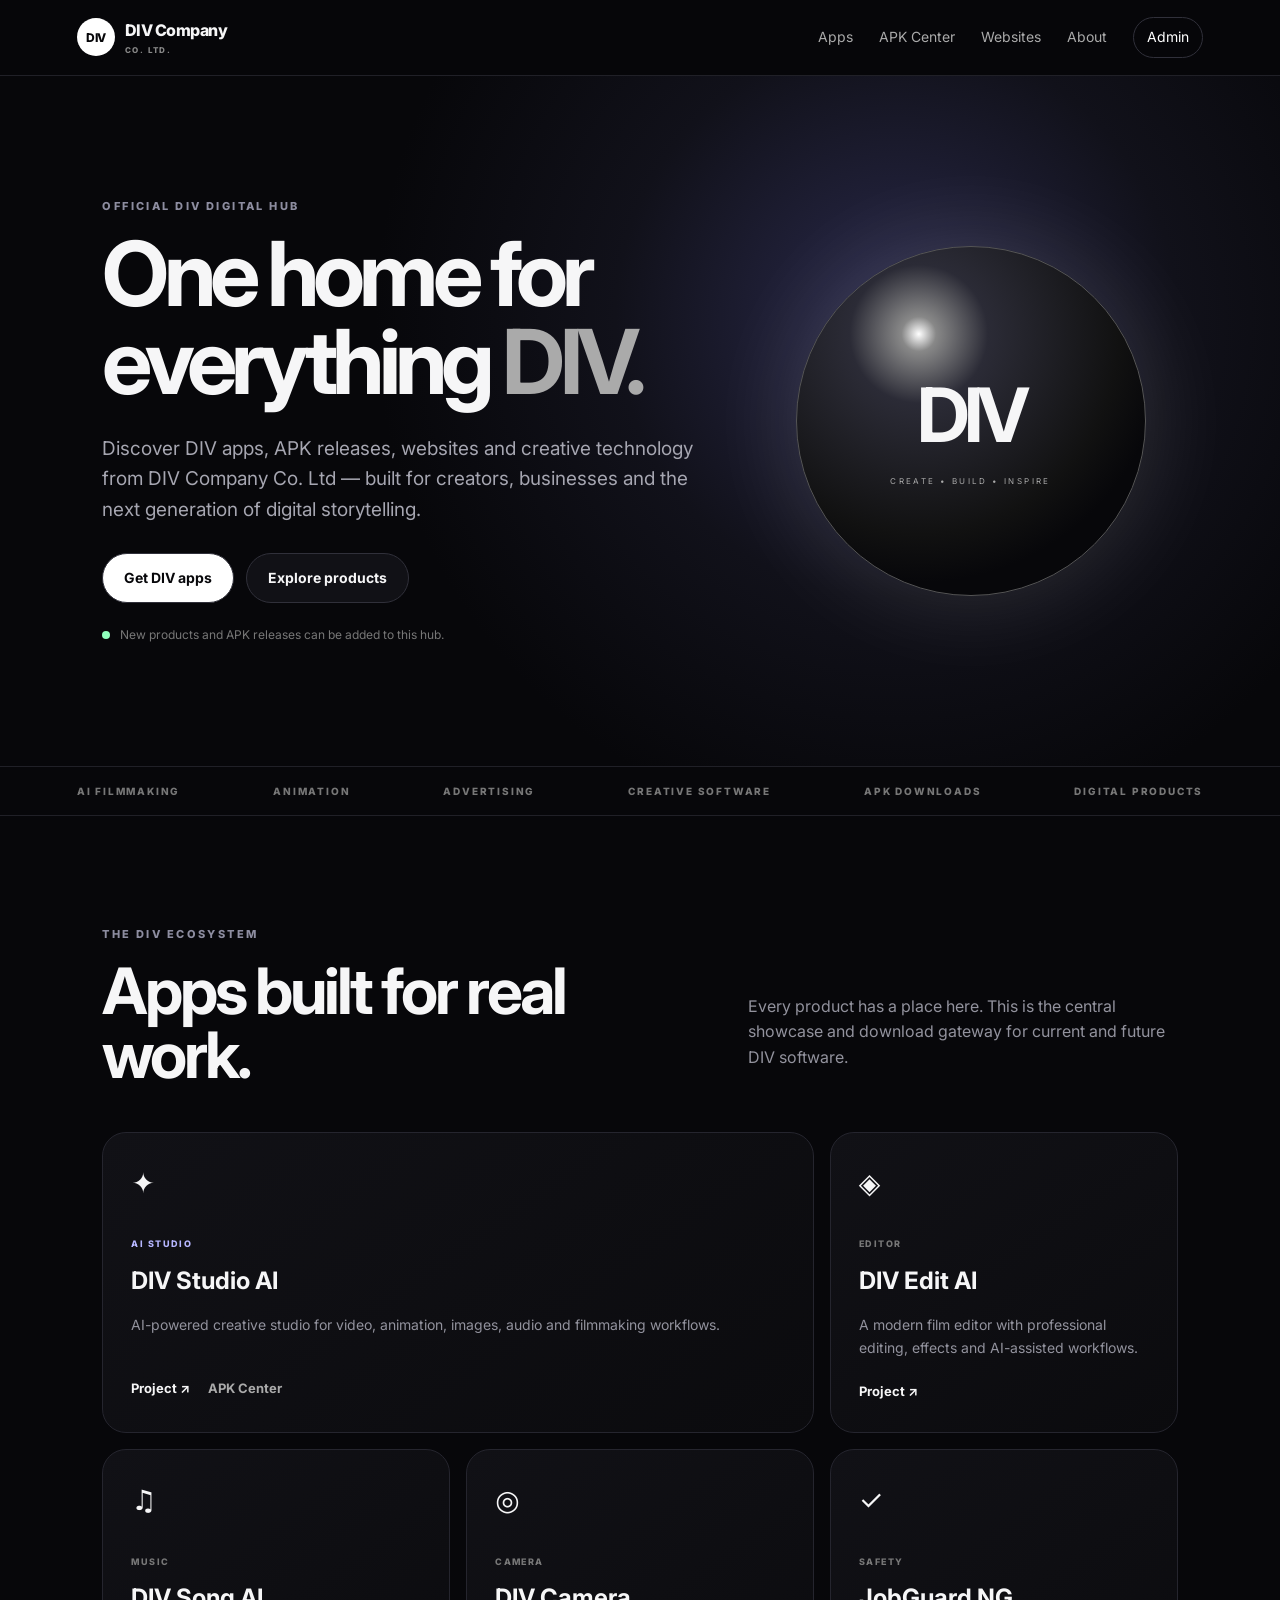
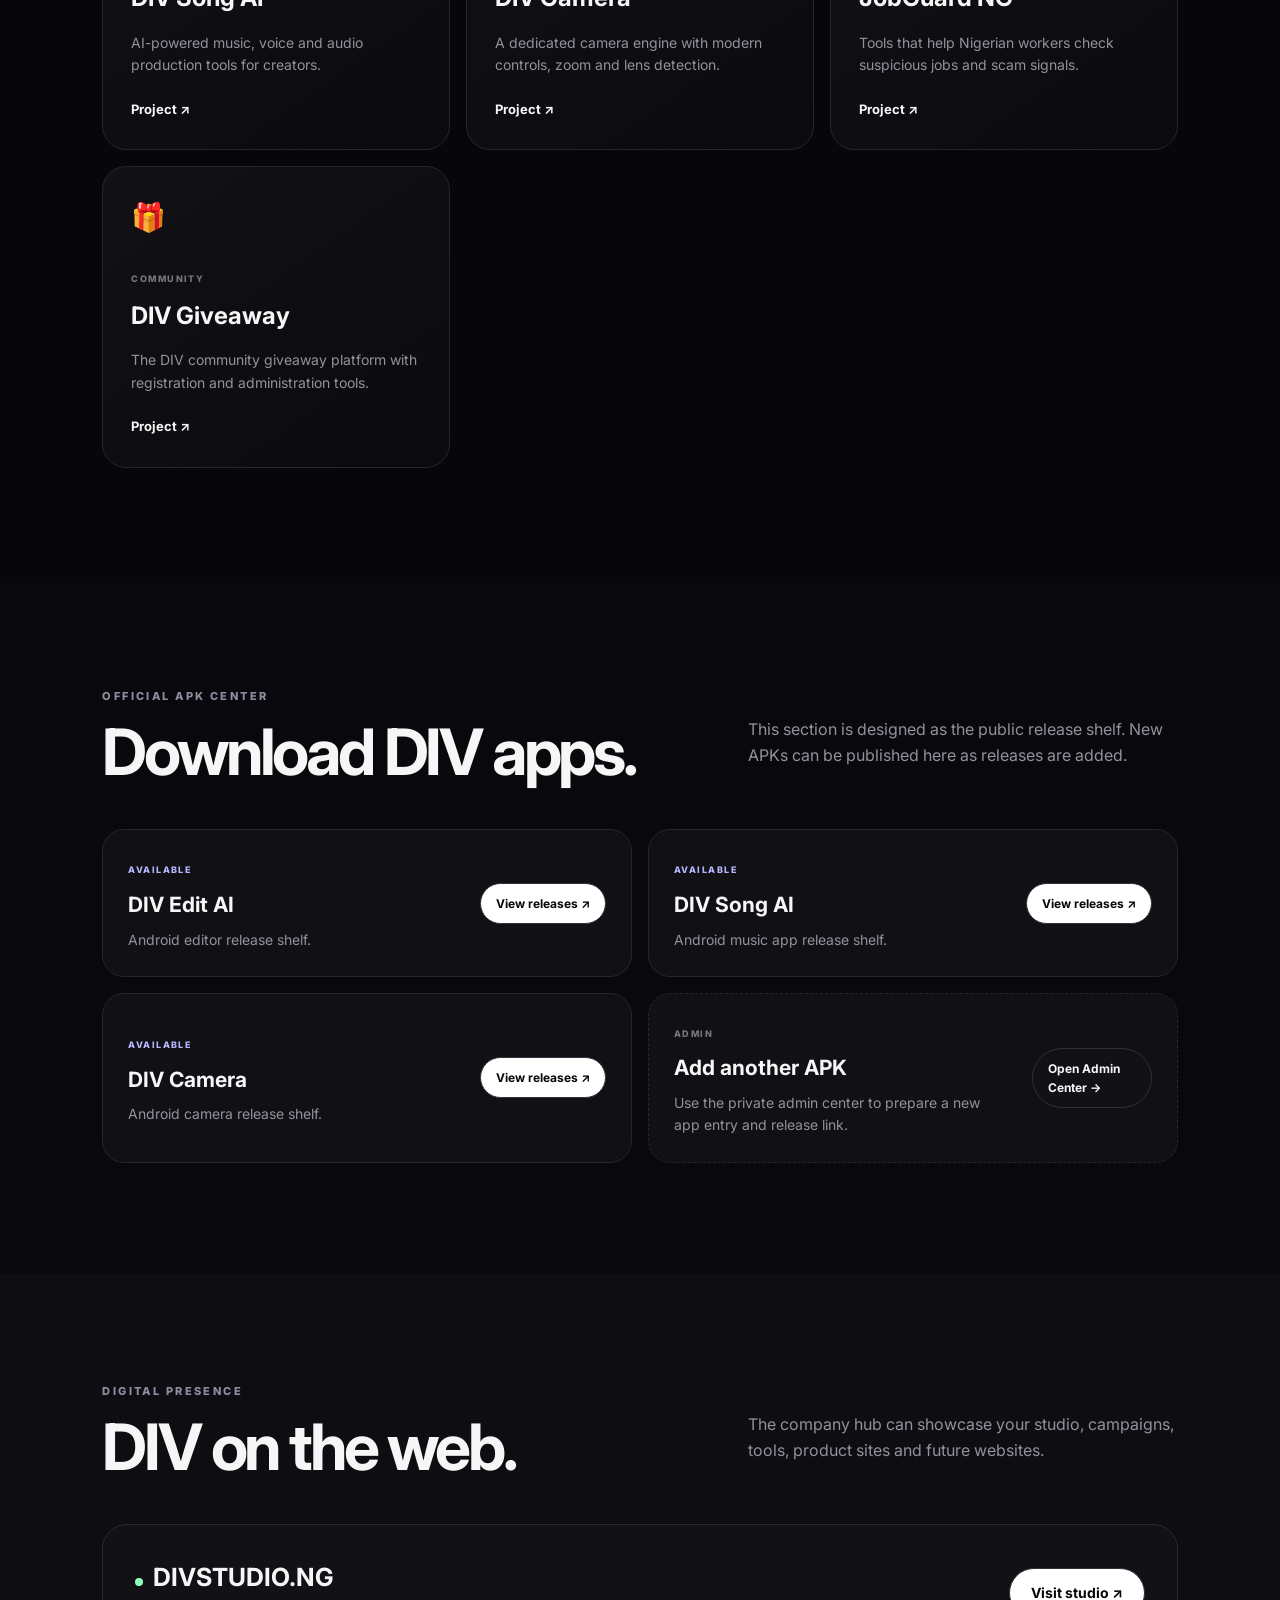
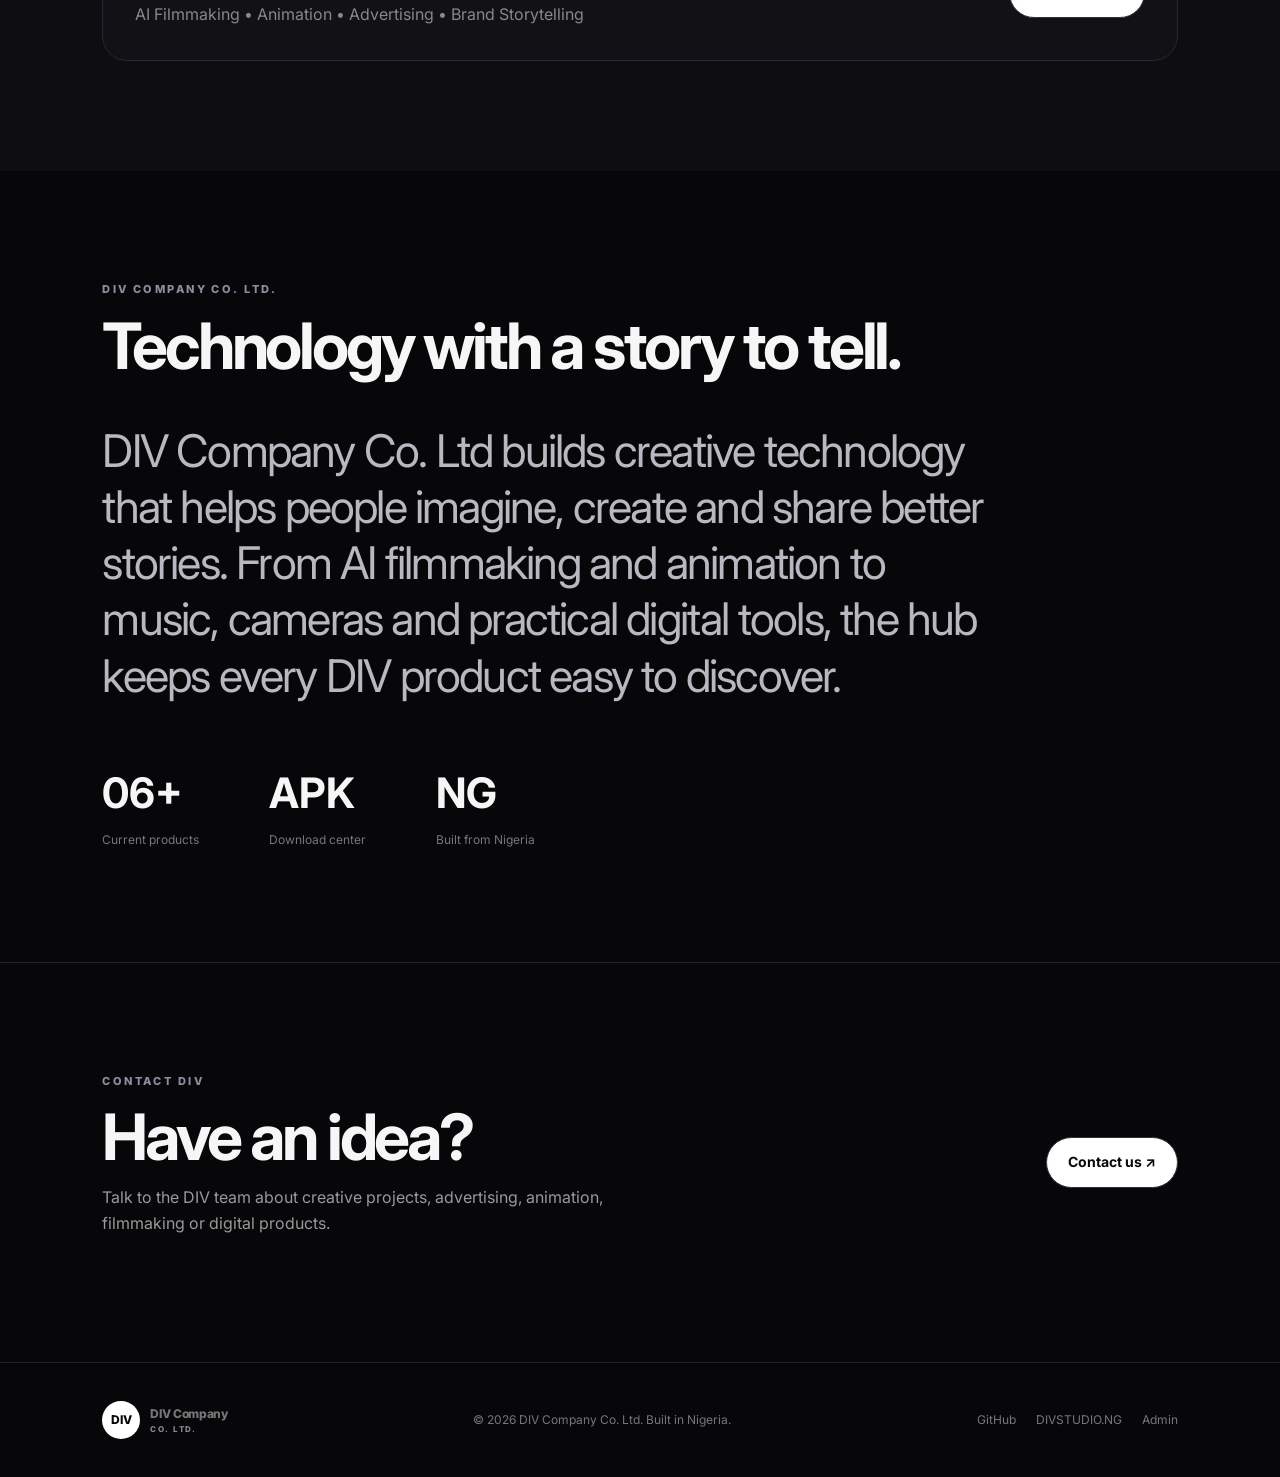
<file: index.html>
<!doctype html>
<html lang="en">
<head>
<meta charset="UTF-8"><meta name="viewport" content="width=device-width,initial-scale=1.0">
<meta name="description" content="DIV Company Co. Ltd — official home for DIV apps, APK releases, AI filmmaking, animation, advertising and digital products.">
<meta name="theme-color" content="#07070a">
<title>DIV Company Co. Ltd | Official Digital Hub</title>
<link rel="preconnect" href="https://fonts.googleapis.com"><link rel="preconnect" href="https://fonts.gstatic.com" crossorigin><link href="https://fonts.googleapis.com/css2?family=Inter:wght@400;500;600;700;800;900&display=swap" rel="stylesheet">
<link rel="stylesheet" href="styles.css">
</head>
<body>
<header class="nav"><a class="brand" href="#top"><span class="brand-mark">DIV</span><span>DIV Company <small>CO. LTD.</small></span></a><button class="menu" aria-label="Open menu">☰</button><nav><a href="#apps">Apps</a><a href="#downloads">APK Center</a><a href="#websites">Websites</a><a href="#about">About</a><a class="admin-link" href="admin.html">Admin</a></nav></header>
<main id="top">
<section class="hero"><div class="hero-copy"><p class="eyebrow">OFFICIAL DIV DIGITAL HUB</p><h1>One home for everything <span>DIV.</span></h1><p class="lead">Discover DIV apps, APK releases, websites and creative technology from DIV Company Co. Ltd — built for creators, businesses and the next generation of digital storytelling.</p><div class="actions"><a class="btn primary" href="#downloads">Get DIV apps</a><a class="btn ghost" href="#apps">Explore products</a></div><div class="hero-note"><span class="status-dot"></span>New products and APK releases can be added to this hub.</div></div><div class="hero-orb"><div class="orb"><strong>DIV</strong><span>CREATE • BUILD • INSPIRE</span></div></div></section>
<section class="ticker"><span>AI FILMMAKING</span><span>ANIMATION</span><span>ADVERTISING</span><span>CREATIVE SOFTWARE</span><span>APK DOWNLOADS</span><span>DIGITAL PRODUCTS</span></section>
<section id="apps" class="section"><div class="section-head"><div><p class="eyebrow">THE DIV ECOSYSTEM</p><h2>Apps built for real work.</h2></div><p>Every product has a place here. This is the central showcase and download gateway for current and future DIV software.</p></div><div class="grid">
<article class="card featured"><div class="icon">✦</div><span class="tag live">AI STUDIO</span><h3>DIV Studio AI</h3><p>AI-powered creative studio for video, animation, images, audio and filmmaking workflows.</p><div class="card-actions"><a href="https://github.com/chinecheremdivine797-spec/divstudio-ai" target="_blank" rel="noopener">Project ↗</a><a class="soft" href="#downloads">APK Center</a></div></article>
<article class="card"><div class="icon">◈</div><span class="tag">EDITOR</span><h3>DIV Edit AI</h3><p>A modern film editor with professional editing, effects and AI-assisted workflows.</p><a href="https://github.com/chinecheremdivine797-spec/Div-edit" target="_blank" rel="noopener">Project ↗</a></article>
<article class="card"><div class="icon">♫</div><span class="tag">MUSIC</span><h3>DIV Song AI</h3><p>AI-powered music, voice and audio production tools for creators.</p><a href="https://github.com/chinecheremdivine797-spec/Divsong-AI-ng" target="_blank" rel="noopener">Project ↗</a></article>
<article class="card"><div class="icon">◎</div><span class="tag">CAMERA</span><h3>DIV Camera</h3><p>A dedicated camera engine with modern controls, zoom and lens detection.</p><a href="https://github.com/chinecheremdivine797-spec/DIV-Camera" target="_blank" rel="noopener">Project ↗</a></article>
<article class="card"><div class="icon">✓</div><span class="tag">SAFETY</span><h3>JobGuard NG</h3><p>Tools that help Nigerian workers check suspicious jobs and scam signals.</p><a href="https://github.com/chinecheremdivine797-spec/jobguard-ng-secure" target="_blank" rel="noopener">Project ↗</a></article>
<article class="card"><div class="icon">🎁</div><span class="tag">COMMUNITY</span><h3>DIV Giveaway</h3><p>The DIV community giveaway platform with registration and administration tools.</p><a href="https://github.com/chinecheremdivine797-spec/DIV-Giveaway" target="_blank" rel="noopener">Project ↗</a></article>
</div></section>
<section id="downloads" class="section downloads"><div class="section-head"><div><p class="eyebrow">OFFICIAL APK CENTER</p><h2>Download DIV apps.</h2></div><p>This section is designed as the public release shelf. New APKs can be published here as releases are added.</p></div><div class="download-grid" id="downloadGrid">
<article class="download-card"><div><span class="tag live">AVAILABLE</span><h3>DIV Edit AI</h3><p>Android editor release shelf.</p></div><a class="btn primary small" href="https://github.com/chinecheremdivine797-spec/Div-edit/releases" target="_blank" rel="noopener">View releases ↗</a></article>
<article class="download-card"><div><span class="tag live">AVAILABLE</span><h3>DIV Song AI</h3><p>Android music app release shelf.</p></div><a class="btn primary small" href="https://github.com/chinecheremdivine797-spec/Divsong-AI-ng/releases" target="_blank" rel="noopener">View releases ↗</a></article>
<article class="download-card"><div><span class="tag live">AVAILABLE</span><h3>DIV Camera</h3><p>Android camera release shelf.</p></div><a class="btn primary small" href="https://github.com/chinecheremdivine797-spec/DIV-Camera/releases" target="_blank" rel="noopener">View releases ↗</a></article>
<article class="download-card admin-shelf"><div><span class="tag">ADMIN</span><h3>Add another APK</h3><p>Use the private admin center to prepare a new app entry and release link.</p></div><a class="btn ghost small" href="admin.html">Open Admin Center →</a></article>
</div></section>
<section id="websites" class="section alt"><div class="section-head"><div><p class="eyebrow">DIGITAL PRESENCE</p><h2>DIV on the web.</h2></div><p>The company hub can showcase your studio, campaigns, tools, product sites and future websites.</p></div><div class="website-panel"><div><span class="status-dot"></span><strong>DIVSTUDIO.NG</strong><p>AI Filmmaking • Animation • Advertising • Brand Storytelling</p></div><a class="btn primary" href="https://divstudio.ng" target="_blank" rel="noopener">Visit studio ↗</a></div></section>
<section id="about" class="section about"><p class="eyebrow">DIV COMPANY CO. LTD.</p><h2>Technology with a story to tell.</h2><p class="big-copy">DIV Company Co. Ltd builds creative technology that helps people imagine, create and share better stories. From AI filmmaking and animation to music, cameras and practical digital tools, the hub keeps every DIV product easy to discover.</p><div class="stats"><div><b>06+</b><span>Current products</span></div><div><b>APK</b><span>Download center</span></div><div><b>NG</b><span>Built from Nigeria</span></div></div></section>
<section id="contact" class="section contact"><div><p class="eyebrow">CONTACT DIV</p><h2>Have an idea?</h2><p>Talk to the DIV team about creative projects, advertising, animation, filmmaking or digital products.</p></div><a class="btn primary" href="mailto:divstudio03@gmail.com">Contact us ↗</a></section>
</main>
<footer><div class="brand"><span class="brand-mark">DIV</span><span>DIV Company <small>CO. LTD.</small></span></div><p>© 2026 DIV Company Co. Ltd. Built in Nigeria.</p><div><a href="https://github.com/chinecheremdivine797-spec" target="_blank" rel="noopener">GitHub</a><a href="https://divstudio.ng" target="_blank" rel="noopener">DIVSTUDIO.NG</a><a href="admin.html">Admin</a></div></footer>
<script src="app.js"></script>
</body></html>
</file>
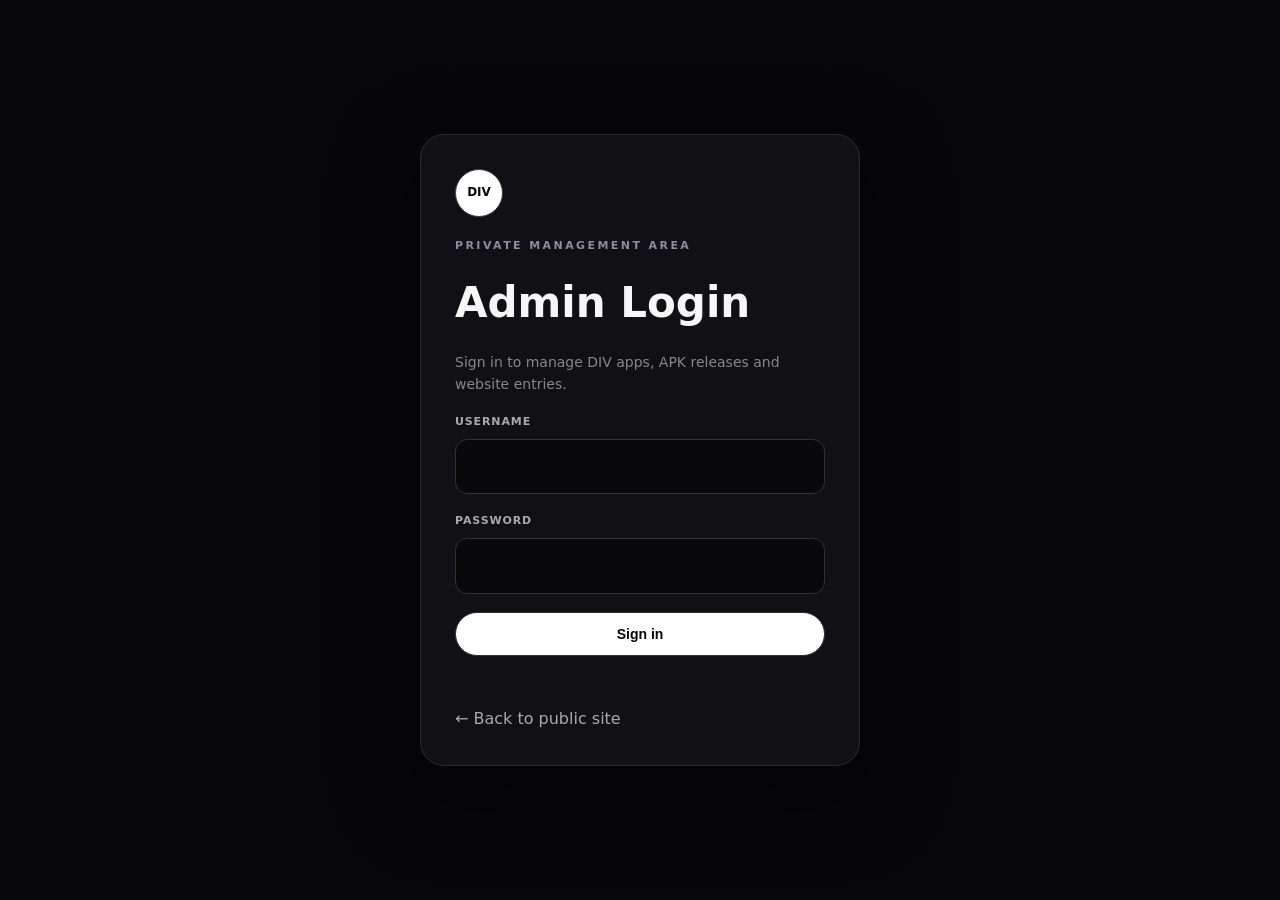
<file: admin.html>
<!doctype html><html lang="en"><head><meta charset="UTF-8"><meta name="viewport" content="width=device-width,initial-scale=1"><meta name="theme-color" content="#07070a"><title>DIV Admin Center | APK & Apps</title><link rel="preconnect" href="https://fonts.googleapis.com"><link rel="preconnect" href="https://fonts.gstatic.com" crossorigin><link href="https://fonts.googleapis.com/css2?family=Inter:wght@400;500;600;700;800&display=swap" rel="stylesheet"><link rel="stylesheet" href="styles.css"><script>if(sessionStorage.getItem('div_admin_auth')!=='1'){location.replace('login.html')}</script><style>.admin-page{max-width:1100px;margin:auto;padding:70px 5vw}.admin-top{display:flex;justify-content:space-between;gap:25px;align-items:end;margin-bottom:45px}.admin-top h1{font-size:clamp(42px,7vw,76px);line-height:1;letter-spacing:-.06em;margin:0}.panel{border:1px solid #292933;background:#101015;border-radius:24px;padding:28px;margin-bottom:18px}.panel h2{margin:0 0 8px}.muted{color:#888;font-size:13px}.form-grid{display:grid;grid-template-columns:1fr 1fr;gap:15px}.field{display:flex;flex-direction:column;gap:7px}.field.full{grid-column:1/-1}.field label{font-size:11px;color:#aaa;font-weight:700;letter-spacing:.08em}.field input,.field textarea,.field select{background:#08080b;color:#fff;border:1px solid #30303a;border-radius:12px;padding:13px;font:inherit;outline:none}.field textarea{min-height:100px;resize:vertical}.admin-actions{display:flex;gap:10px;flex-wrap:wrap;margin-top:18px}.release-list{display:grid;gap:12px}.release{display:flex;justify-content:space-between;gap:20px;align-items:center;padding:18px;border:1px solid #292933;border-radius:16px}.release strong{display:block}.release small{color:#777}.danger{border-color:#55333a!important;color:#ffb6c1}.notice{padding:15px;border:1px dashed #3a3a45;border-radius:15px;color:#aaa;font-size:13px}.back{margin-bottom:30px;display:inline-block;color:#aaa}.hidden{display:none}@media(max-width:700px){.admin-top,.release{display:block}.form-grid{grid-template-columns:1fr}.field.full{grid-column:auto}.release .btn{margin-top:12px}}</style></head><body><header class="nav"><a class="brand" href="index.html"><span class="brand-mark">DIV</span><span>DIV Company <small>CO. LTD.</small></span></a><nav><a href="index.html">Public site</a><a href="#" onclick="sessionStorage.removeItem('div_admin_auth');location.href='login.html';return false">Log out</a></nav></header><main class="admin-page"><a class="back" href="index.html">← Back to DIV hub</a><div class="admin-top"><div><p class="eyebrow">PRIVATE MANAGEMENT AREA</p><h1>Admin Center.</h1><p class="muted">Prepare app entries, APK release links and website products for the DIV hub.</p></div><span class="tag live">NO PAYMENTS</span></div><section class="panel"><h2>Add an app / APK</h2><p class="muted">For safety, this static website never stores GitHub tokens or exposes private credentials. APK binaries should be hosted in GitHub Releases or another HTTPS file host, then added here by release URL.</p><div class="form-grid"><div class="field"><label>APP NAME</label><input id="name" placeholder="e.g. DIV Studio AI"></div><div class="field"><label>VERSION</label><input id="version" placeholder="e.g. v1.0.0"></div><div class="field"><label>PLATFORM</label><select id="platform"><option>Android APK</option><option>Website</option><option>Other</option></select></div><div class="field"><label>STATUS</label><select id="status"><option>Latest</option><option>Beta</option><option>Coming soon</option></select></div><div class="field full"><label>DOWNLOAD / RELEASE URL</label><input id="url" type="url" placeholder="https://github.com/.../releases/tag/v1.0.0"></div><div class="field full"><label>SHORT DESCRIPTION</label><textarea id="description" placeholder="What this release does..."></textarea></div></div><div class="admin-actions"><button class="btn primary" id="save">Add to admin catalog</button><button class="btn ghost" id="export">Export catalog JSON</button><button class="btn ghost" id="clear">Clear catalog</button></div></section><section class="panel"><h2>Release catalog</h2><div id="empty" class="notice">No custom releases yet. Add your first APK/release above.</div><div id="list" class="release-list"></div></section><section class="panel"><h2>How publishing works</h2><div class="notice">1. Build your APK in its app repository. 2. Create a GitHub Release and upload the APK there. 3. Copy the release/download URL. 4. Add the app here. 5. For permanent public catalog changes, the exported catalog can be committed into the hub by the site administrator. This avoids putting a GitHub access token inside the website.</div></section></main><script src="admin.js"></script></body></html>
</file>
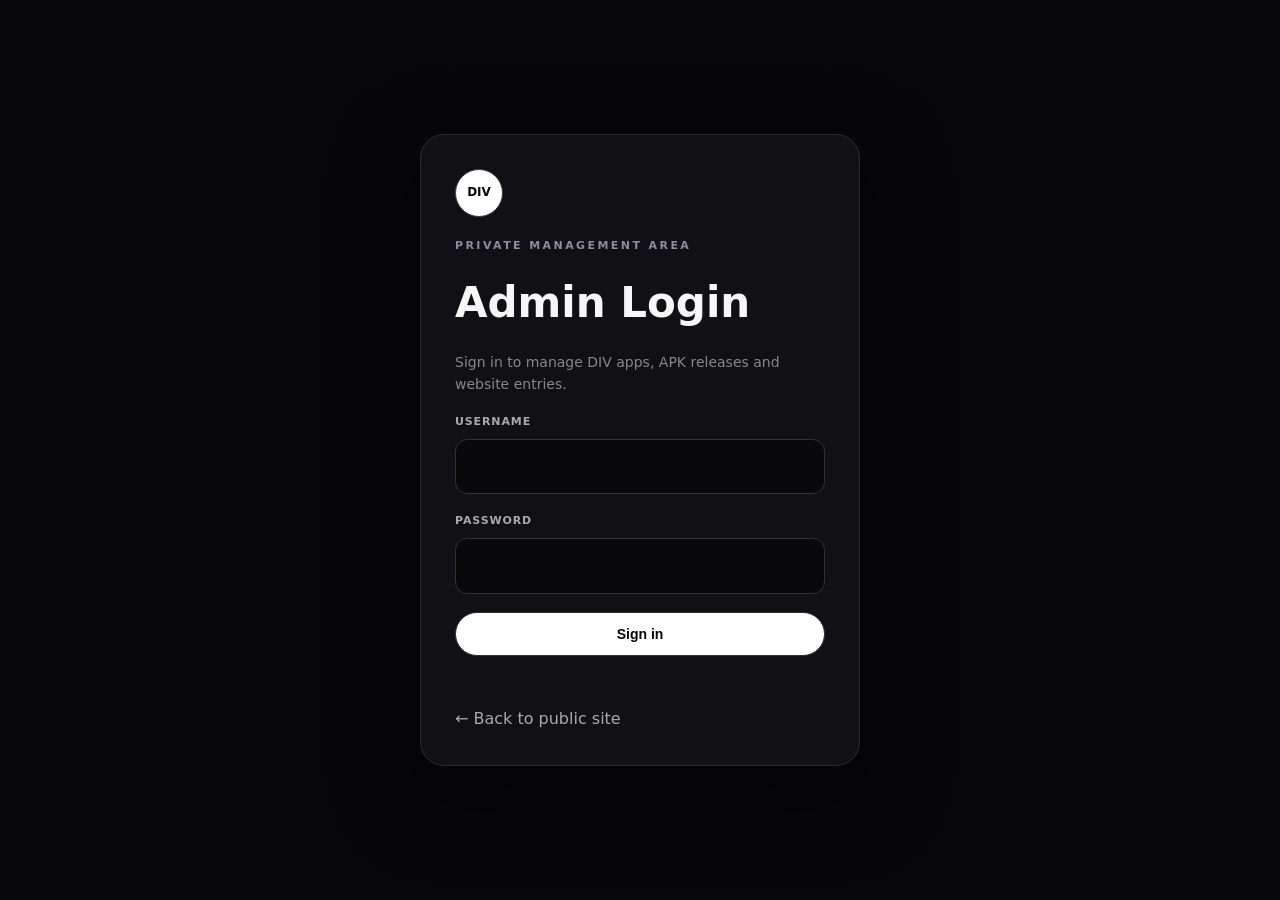
<file: login.html>
<!doctype html><html lang="en"><head><meta charset="UTF-8"><meta name="viewport" content="width=device-width,initial-scale=1"><meta name="theme-color" content="#07070a"><title>DIV Admin Login</title><link rel="stylesheet" href="styles.css"><style>body{min-height:100vh;display:grid;place-items:center;background:#07070a}.login{width:min(440px,90vw);padding:34px;border:1px solid #292933;background:#101015;border-radius:24px;box-shadow:0 25px 80px #0008}.login h1{margin:0 0 8px;font-size:42px}.muted{color:#888;font-size:14px}.field{display:flex;flex-direction:column;gap:8px;margin:18px 0}.field label{font-size:11px;color:#aaa;font-weight:700;letter-spacing:.08em}.field input{background:#08080b;color:#fff;border:1px solid #30303a;border-radius:12px;padding:14px;font:inherit;width:100%;box-sizing:border-box}.error{color:#ff9eaa;min-height:20px;font-size:13px;margin-top:10px}.brand-mark{display:inline-grid;place-items:center;width:48px;height:48px;border:1px solid #444;border-radius:50%;font-weight:900;margin-bottom:20px}.back{display:inline-block;margin-top:20px;color:#aaa}</style></head><body><main class="login"><span class="brand-mark">DIV</span><p class="eyebrow">PRIVATE MANAGEMENT AREA</p><h1>Admin Login</h1><p class="muted">Sign in to manage DIV apps, APK releases and website entries.</p><form id="loginForm"><div class="field"><label>USERNAME</label><input id="username" autocomplete="username" required></div><div class="field"><label>PASSWORD</label><input id="password" type="password" autocomplete="current-password" required></div><button class="btn primary" type="submit" style="width:100%">Sign in</button><div id="error" class="error"></div></form><a class="back" href="index.html">← Back to public site</a></main><script>const ADMIN_HASH='f69701b00a0bc4d57e1a0f45d6902165b79e17eb4edc185273ae3b087d3df9bc';async function hash(v){const b=await crypto.subtle.digest('SHA-256',new TextEncoder().encode(v));return [...new Uint8Array(b)].map(x=>x.toString(16).padStart(2,'0')).join('')}document.getElementById('loginForm').onsubmit=async e=>{e.preventDefault();const u=document.getElementById('username').value.trim();const p=document.getElementById('password').value;const error=document.getElementById('error');if(u!=='admin'||await hash(p)!==ADMIN_HASH){error.textContent='Invalid username or password.';return}sessionStorage.setItem('div_admin_auth','1');location.href='admin.html'};</script></body></html>
</file>
<file: styles.css>
*{box-sizing:border-box}html{scroll-behavior:smooth}body{margin:0;font-family:Inter,system-ui,sans-serif;background:#07070a;color:#f6f6f7;line-height:1.6}a{color:inherit;text-decoration:none}.nav{height:76px;padding:0 6vw;display:flex;align-items:center;justify-content:space-between;border-bottom:1px solid #202027;background:#07070aeF;backdrop-filter:blur(18px);position:sticky;top:0;z-index:20}.brand{display:flex;align-items:center;gap:10px;font-weight:800;letter-spacing:-.03em}.brand small{display:block;font-size:8px;letter-spacing:.18em;color:#888}.brand-mark{display:grid;place-items:center;width:38px;height:38px;border-radius:50%;background:#fff;color:#07070a;font-size:12px}.nav nav{display:flex;gap:26px;color:#aaa;font-size:14px;align-items:center}.nav nav a:hover,.nav nav .admin-link{color:#fff}.admin-link{border:1px solid #30303a;padding:8px 13px;border-radius:999px}.menu{display:none;background:none;border:0;color:#fff;font-size:24px}.hero{min-height:690px;padding:90px 8vw;display:grid;grid-template-columns:1.2fr .8fr;align-items:center;gap:40px;background:radial-gradient(circle at 70% 35%,#29294a 0,#11111a 28%,transparent 52%),#07070a}.eyebrow{font-size:11px;font-weight:800;letter-spacing:.22em;color:#8d8da0;margin:0 0 15px}.hero h1{font-size:clamp(48px,7vw,92px);line-height:.98;letter-spacing:-.065em;margin:0;max-width:850px}.hero h1 span{color:#aaa}.lead{font-size:19px;color:#a6a6b1;max-width:650px;margin:28px 0}.actions{display:flex;gap:12px;flex-wrap:wrap}.btn{display:inline-flex;align-items:center;justify-content:center;padding:13px 21px;border-radius:999px;font-weight:700;font-size:14px;border:1px solid #30303a;transition:.2s}.btn:hover{transform:translateY(-2px)}.primary{background:#fff;color:#07070a}.ghost{background:#111116}.small{padding:10px 15px;font-size:12px}.hero-note{margin-top:22px;color:#777;font-size:12px}.hero-orb{display:grid;place-items:center}.orb{width:min(350px,72vw);aspect-ratio:1;border-radius:50%;display:grid;place-items:center;align-content:center;background:radial-gradient(circle at 35% 25%,#fff,#888 5%,#2b2b36 20%,#111 58%,#07070a 72%);box-shadow:0 0 100px #fff2;border:1px solid #555;animation:float 5s ease-in-out infinite}.orb strong{font-size:75px;letter-spacing:-.08em}.orb span{font-size:8px;letter-spacing:.3em;color:#aaa}@keyframes float{50%{transform:translateY(-10px)}}.ticker{border-block:1px solid #202027;padding:16px 6vw;display:flex;justify-content:space-between;gap:25px;overflow:auto;white-space:nowrap;color:#777;font-size:10px;font-weight:800;letter-spacing:.18em}.section{padding:110px 8vw}.section.alt{background:#0d0d12}.section-head{display:flex;justify-content:space-between;gap:50px;align-items:end;margin-bottom:45px}.section h2{font-size:clamp(36px,5vw,64px);line-height:1;letter-spacing:-.05em;margin:0}.section-head>p{max-width:430px;color:#92929d}.grid{display:grid;grid-template-columns:repeat(3,1fr);gap:16px}.card{padding:28px;border:1px solid #25252e;border-radius:24px;background:linear-gradient(145deg,#111116,#0b0b0e);min-height:250px;transition:.25s}.card:hover,.download-card:hover{transform:translateY(-5px);border-color:#555}.featured{grid-column:span 2}.icon{font-size:28px;margin-bottom:24px}.tag{font-size:9px;letter-spacing:.16em;color:#777;font-weight:800}.tag.live{color:#b6b6ff}.card h3,.download-card h3{font-size:24px;margin:7px 0}.card p,.download-card p{color:#92929d;font-size:14px;min-height:50px}.card a{font-size:13px;font-weight:700}.card-actions{display:flex;gap:18px;align-items:center}.card-actions .soft{color:#aaa}.downloads{background:#09090d}.download-grid{display:grid;grid-template-columns:repeat(2,1fr);gap:16px}.download-card{padding:25px;border:1px solid #25252e;border-radius:22px;background:#101015;display:flex;justify-content:space-between;align-items:center;gap:25px;transition:.25s}.download-card h3{font-size:21px}.download-card p{margin:0;min-height:0}.admin-shelf{border-style:dashed}.website-panel{padding:32px;border:1px solid #292933;border-radius:25px;display:flex;align-items:center;justify-content:space-between;background:#111116}.website-panel strong{font-size:25px}.website-panel p{color:#888;margin:5px 0 0}.status-dot{display:inline-block;width:8px;height:8px;border-radius:50%;background:#8fffbc;margin-right:10px}.about{max-width:1100px}.big-copy{font-size:clamp(25px,4vw,45px);line-height:1.25;letter-spacing:-.04em;color:#b8b8c1;max-width:1000px}.stats{display:flex;gap:70px;margin-top:55px}.stats b{display:block;font-size:42px}.stats span{color:#777;font-size:12px}.contact{border-top:1px solid #24242c;display:flex;justify-content:space-between;align-items:center;gap:30px}.contact p:not(.eyebrow){color:#999;max-width:560px}footer{padding:35px 8vw;border-top:1px solid #202027;display:flex;justify-content:space-between;align-items:center;gap:25px;color:#777;font-size:12px}footer>div:last-child{display:flex;gap:20px}footer a:hover{color:#fff}@media(max-width:800px){.nav{padding:0 5vw}.nav nav{display:none}.menu{display:block}.hero{grid-template-columns:1fr;padding:75px 5vw}.hero-orb{display:none}.section{padding:75px 5vw}.section-head,.contact{display:block}.section-head>p{margin-top:20px}.grid,.download-grid{grid-template-columns:1fr}.featured{grid-column:span 1}.stats{gap:35px;flex-wrap:wrap}.website-panel{display:block}.website-panel .btn{margin-top:22px}.download-card{display:block}.download-card .btn{margin-top:18px}footer{padding:30px 5vw;display:block}footer>div:last-child{margin-top:20px;flex-wrap:wrap}.ticker{padding-inline:5vw}}
</file>
